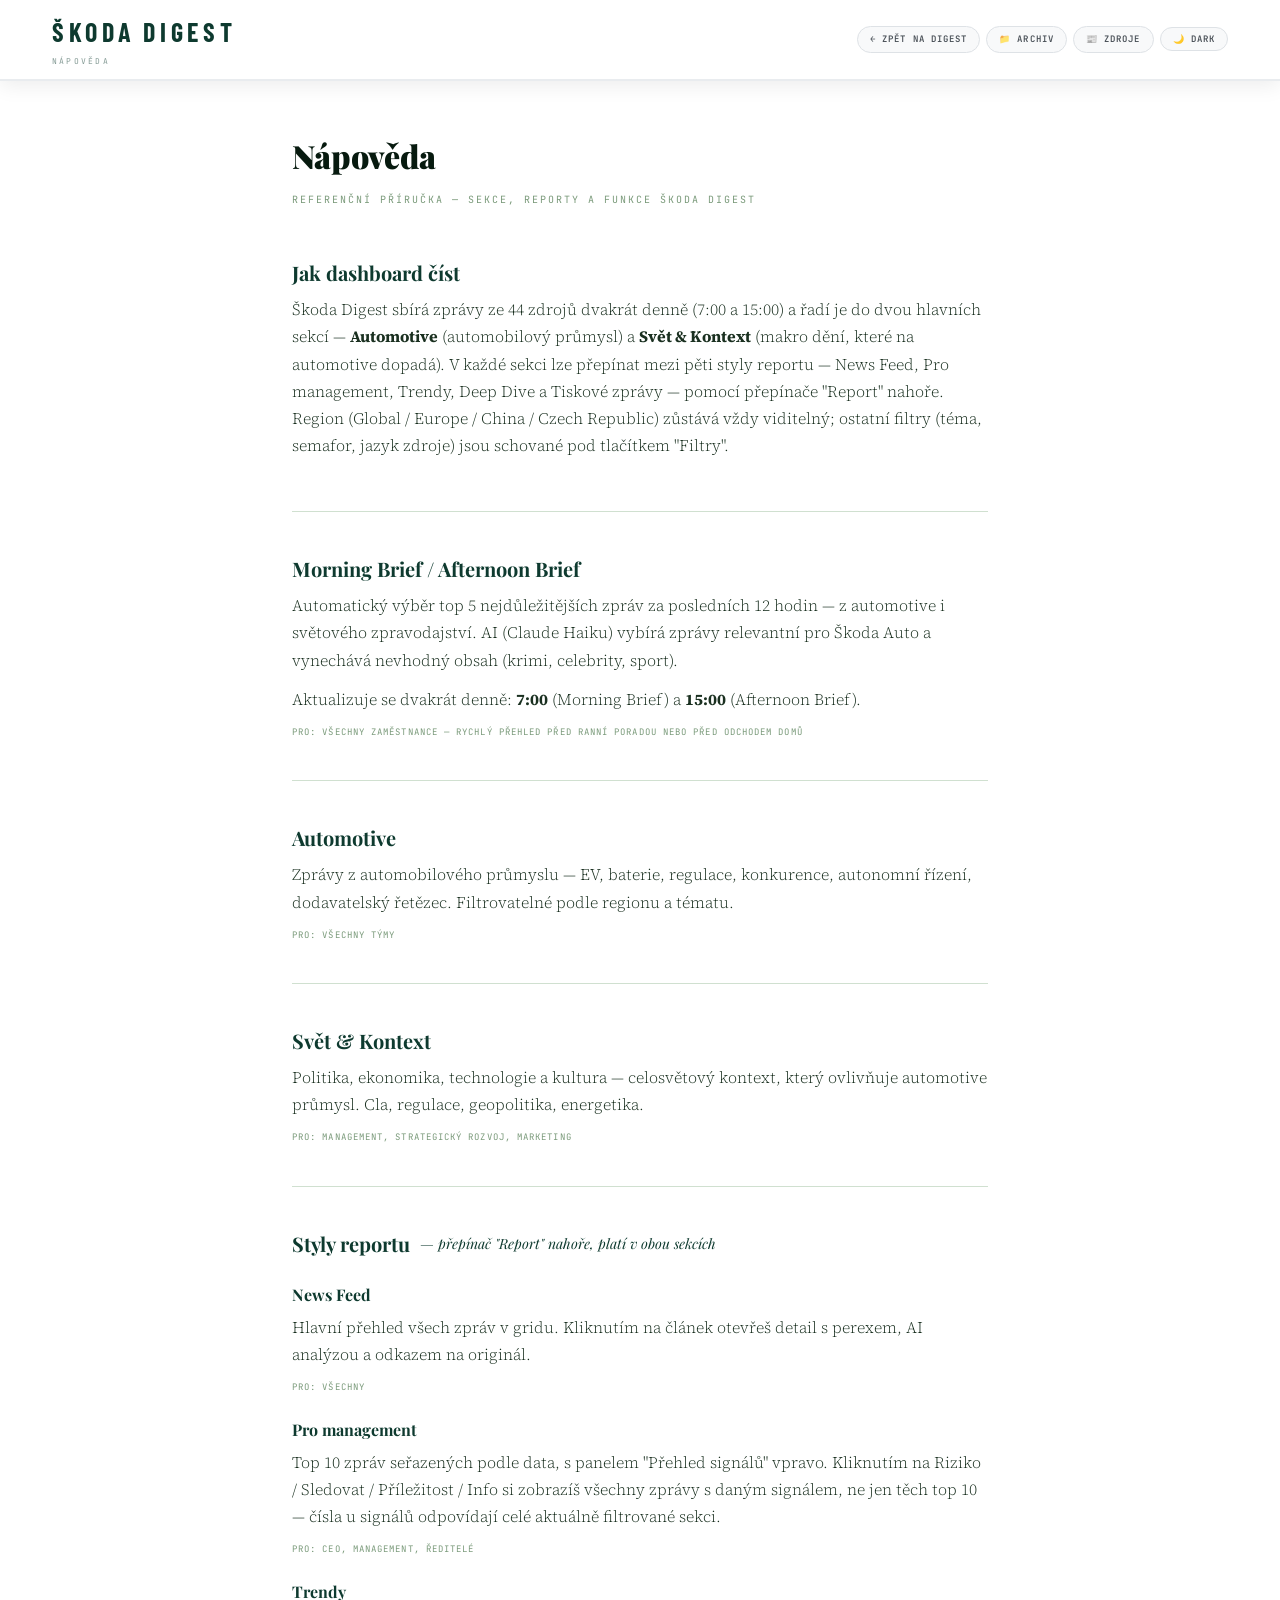
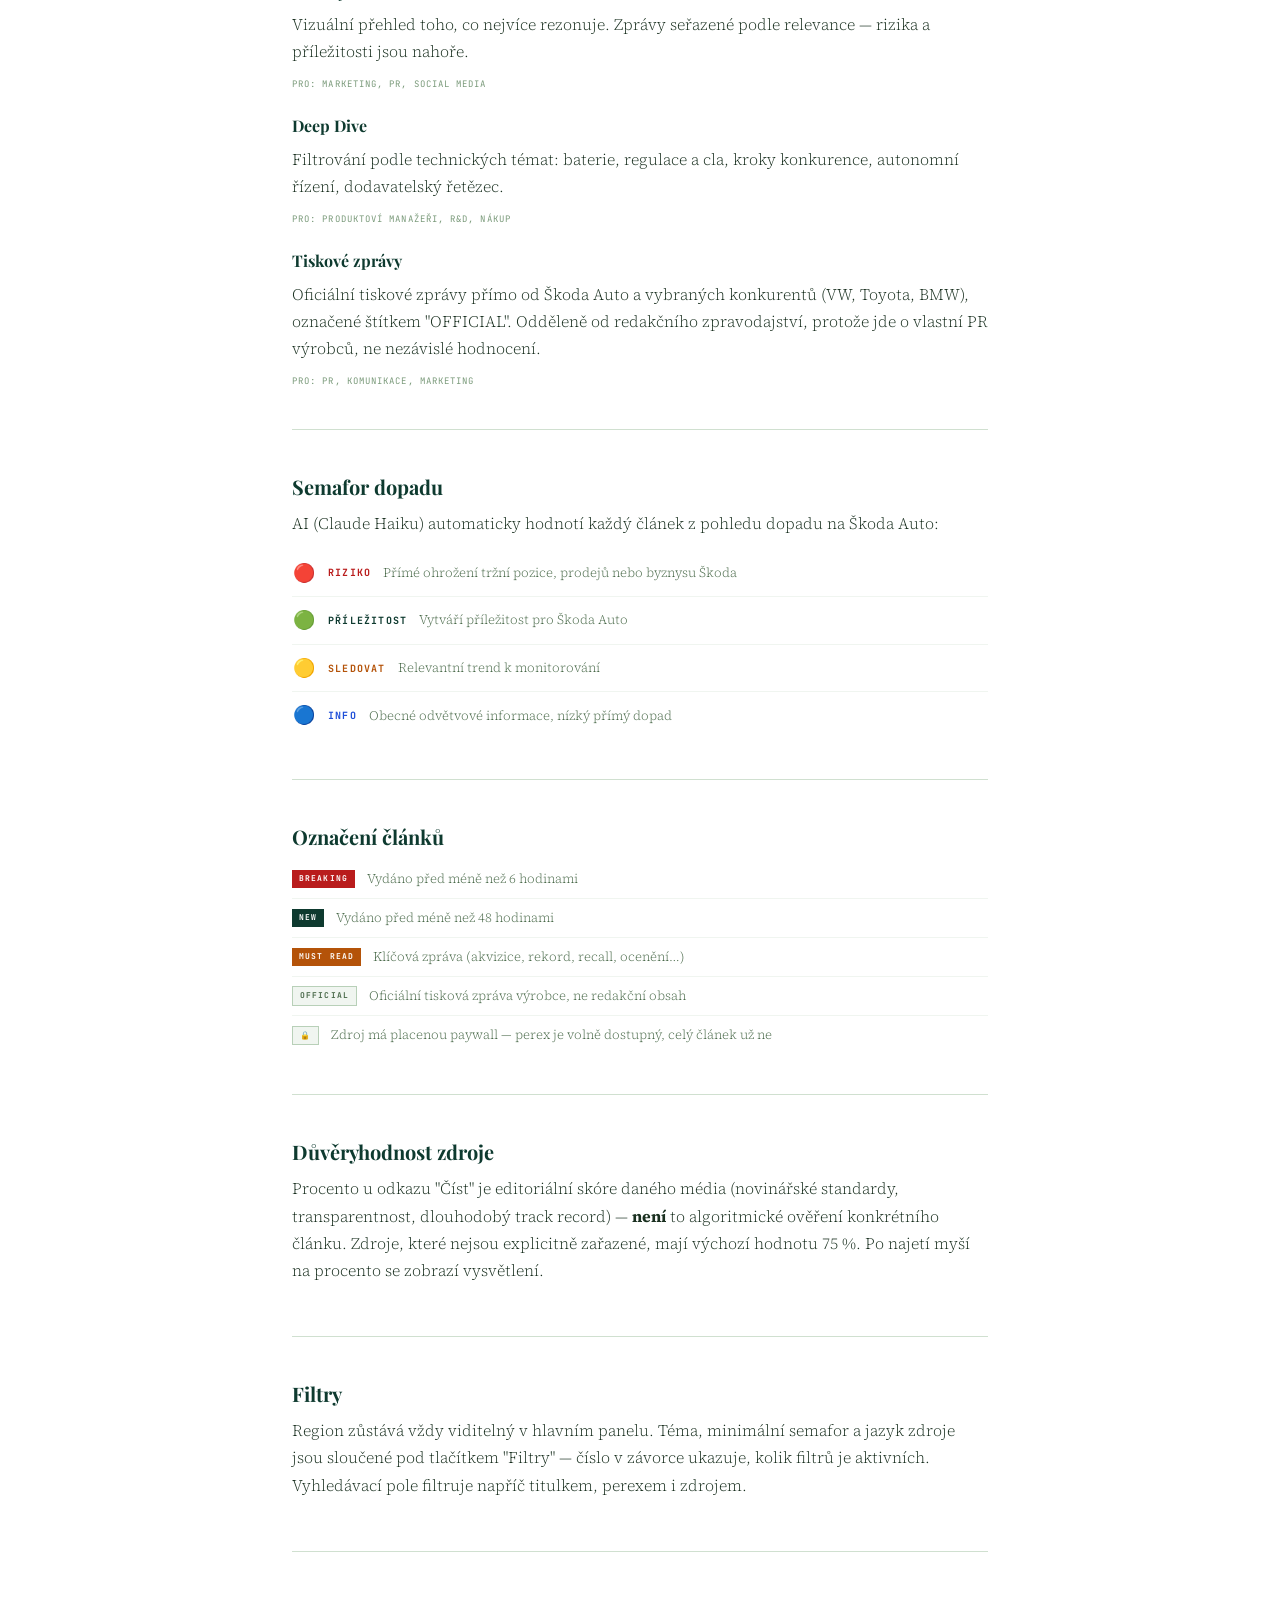
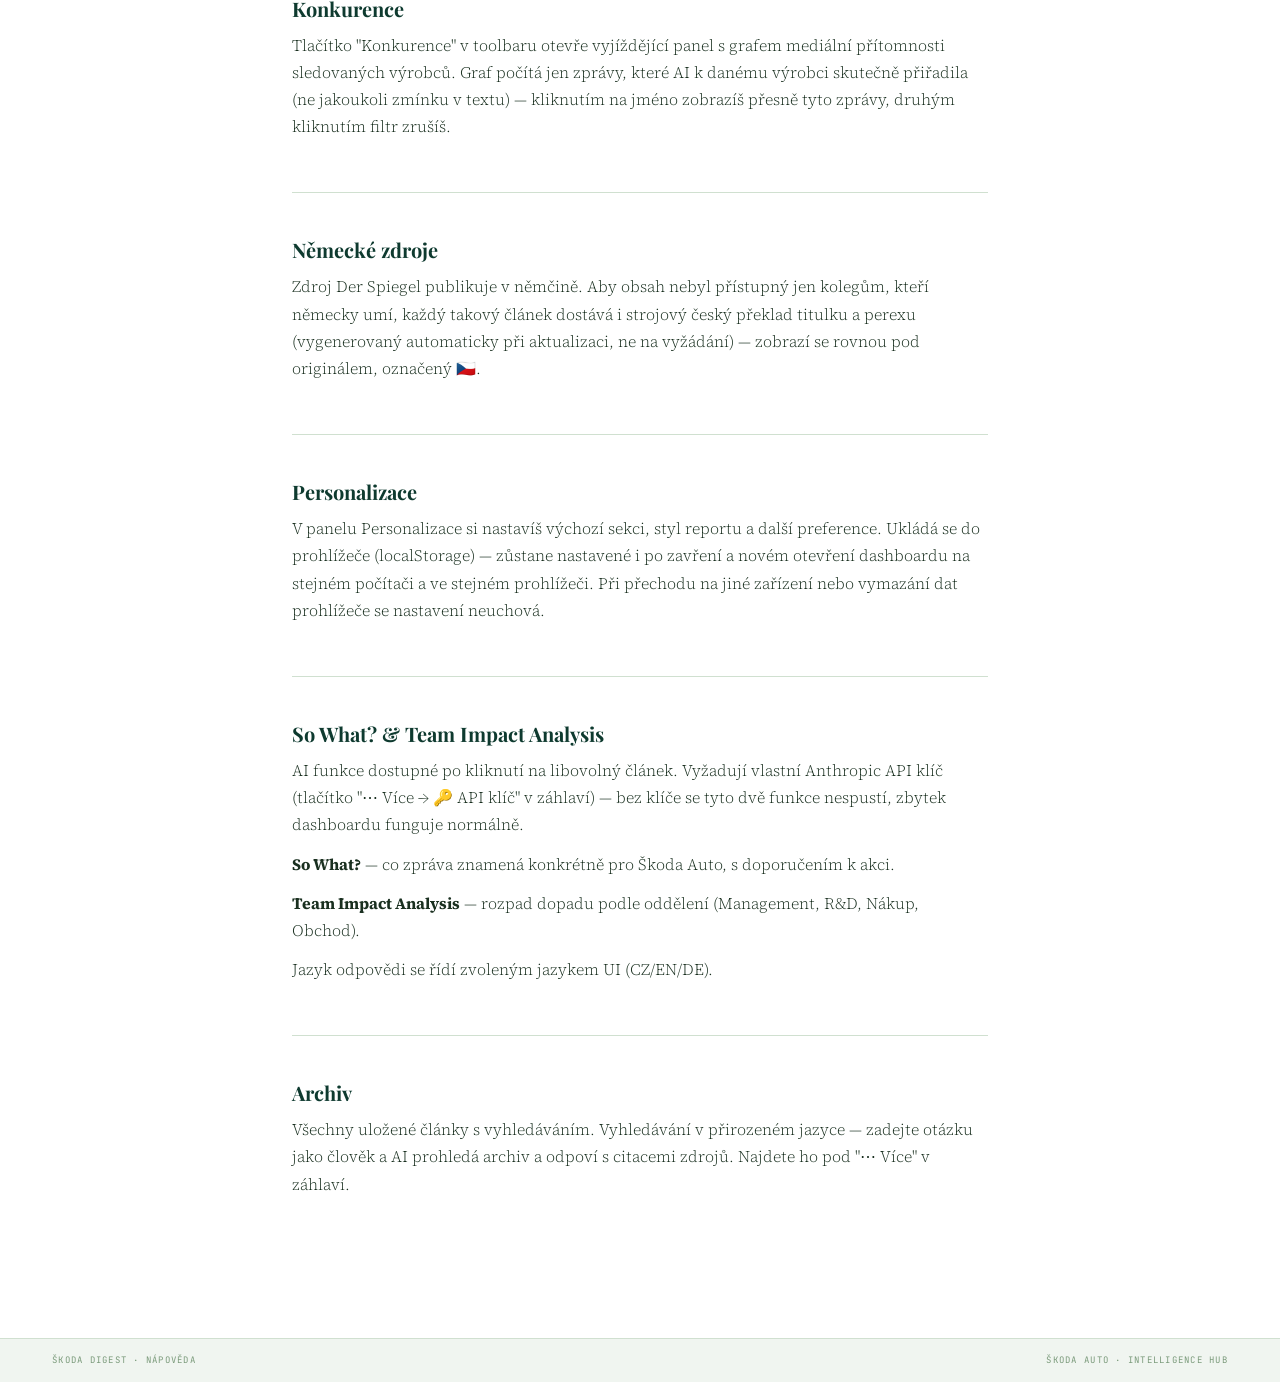
<file: help.html>
<!DOCTYPE html>
<html lang="cs" data-theme="light">
<head>
<meta charset="UTF-8">
<meta name="viewport" content="width=device-width,initial-scale=1.0">
<title>Nápověda — Škoda Digest</title>
<meta name="theme-color" content="#0e3a2f">
<link rel="icon" href="data:image/svg+xml,<svg xmlns='http://www.w3.org/2000/svg' viewBox='0 0 100 100'><rect width='100' height='100' rx='22' fill='%230e3a2f'/><text x='50' y='68' font-size='56' font-family='Arial,Helvetica,sans-serif' font-weight='900' fill='%2378faae' text-anchor='middle'>S</text></svg>">
<link href="https://fonts.googleapis.com/css2?family=Playfair+Display:ital,wght@0,700;0,900;1,400&family=Source+Serif+4:ital,opsz,wght@0,8..60,300;0,8..60,400;0,8..60,600&family=Barlow+Condensed:wght@400;600;700&family=JetBrains+Mono:wght@400;600&display=swap" rel="stylesheet">
<link rel="stylesheet" href="header.css">
<style>
[data-theme="light"]{--pg-bg:#fff;--pg-txt:#1a3020;--pg-panel:#f0f5f0;--pg-bdr:#d0e0d0;--pg-bdr2:#b8d0b8;--pg-mut:#4a6a4a;--pg-dim:#7a9a7a;--pg-h1:#071a0f}
[data-theme="dark"]{--pg-bg:#081510;--pg-txt:#b0cfc0;--pg-panel:#0e2018;--pg-bdr:#1a3028;--pg-bdr2:#224035;--pg-mut:#7ab898;--pg-dim:#6a9880;--pg-h1:#e8f5ee}
*{margin:0;padding:0;box-sizing:border-box}
body{background:var(--pg-bg);color:var(--pg-txt);font-family:'Source Serif 4',serif;line-height:1.7;transition:background .25s,color .25s}
.page{max-width:800px;margin:0 auto;padding:48px 52px}
h1{font-family:'Playfair Display',serif;font-size:32px;font-weight:900;color:var(--pg-h1);margin-bottom:8px}
.subtitle{font-family:'JetBrains Mono',monospace;font-size:10px;letter-spacing:.2em;text-transform:uppercase;color:var(--pg-dim);margin-bottom:48px}
.section{margin-bottom:40px;padding-bottom:40px;border-bottom:1px solid var(--pg-bdr)}
.section:last-child{border-bottom:none}
h2{font-family:'Playfair Display',serif;font-size:20px;font-weight:700;color:var(--acc);margin-bottom:6px;display:flex;align-items:center;gap:10px}
.tag{font-family:'JetBrains Mono',monospace;font-size:8px;font-weight:600;letter-spacing:.14em;text-transform:uppercase;background:var(--pg-panel);border:1px solid var(--pg-bdr2);color:var(--pg-mut);padding:2px 8px}
p{margin-bottom:12px;font-weight:300}
.for-who{font-family:'JetBrains Mono',monospace;font-size:9px;letter-spacing:.12em;text-transform:uppercase;color:var(--pg-dim);margin-top:10px}
.signal-row{display:flex;align-items:center;gap:12px;padding:8px 0;border-bottom:1px solid var(--pg-panel)}
.signal-row:last-child{border-bottom:none}
.sem{font-size:18px;width:24px;text-align:center}
.signal-label{font-family:'JetBrains Mono',monospace;font-size:10px;font-weight:700;letter-spacing:.12em;text-transform:uppercase}
.signal-desc{font-size:13px;color:var(--pg-mut);font-weight:300}
.badge-row{display:flex;align-items:center;gap:12px;padding:8px 0;border-bottom:1px solid var(--pg-panel)}
.badge-row:last-child{border-bottom:none}
.bdg{font-family:'JetBrains Mono',monospace;font-size:8px;font-weight:700;letter-spacing:.14em;text-transform:uppercase;padding:2px 7px}
.bdg-b{background:#b91c1c;color:#fff}
.bdg-n{background:#0e3a2f;color:#fff}
.bdg-m{background:#b45309;color:#fff}
footer{background:var(--pg-panel);border-top:1px solid var(--pg-bdr);padding:14px 52px;font-family:'JetBrains Mono',monospace;font-size:9px;letter-spacing:.14em;text-transform:uppercase;color:var(--pg-dim);display:flex;justify-content:space-between}
</style>
</head>
<body>
<div class="site-header">
  <div class="mast-top">
    <div class="brand-wrap">
      <a href="motor-desk.html">
        <span class="brand">
          <span class="brand-škoda">ŠKODA</span>
          <span class="brand-sep"> </span>
          <span class="brand-digest">DIGEST</span>
        </span>
      </a>
      <span class="brand-hub">Nápověda</span>
    </div>
    <div class="mast-right">
      <a href="motor-desk.html" class="archive-link">← Zpět na Digest</a>
      <a href="archive.html" class="archive-link">📁 Archiv</a>
      <a href="sources.html" class="archive-link">📰 Zdroje</a>
      <button class="tbtn" id="themeBtn" onclick="toggleTheme()">🌙 Dark</button>
    </div>
  </div>
</div>
<div class="page">
  <h1>Nápověda</h1>
  <div class="subtitle">Referenční příručka — sekce, reporty a funkce Škoda Digest</div>

  <div class="section">
    <h2>Jak dashboard číst</h2>
    <p>Škoda Digest sbírá zprávy ze 44 zdrojů dvakrát denně (7:00 a 15:00) a řadí je do dvou hlavních sekcí — <strong>Automotive</strong> (automobilový průmysl) a <strong>Svět &amp; Kontext</strong> (makro dění, které na automotive dopadá). V každé sekci lze přepínat mezi pěti styly reportu — News Feed, Pro management, Trendy, Deep Dive a Tiskové zprávy — pomocí přepínače "Report" nahoře. Region (Global / Europe / China / Czech Republic) zůstává vždy viditelný; ostatní filtry (téma, semafor, jazyk zdroje) jsou schované pod tlačítkem "Filtry".</p>
  </div>

  <div class="section">
    <h2>Morning Brief / Afternoon Brief</h2>
    <p>Automatický výběr top 5 nejdůležitějších zpráv za posledních 12 hodin — z automotive i světového zpravodajství. AI (Claude Haiku) vybírá zprávy relevantní pro Škoda Auto a vynechává nevhodný obsah (krimi, celebrity, sport).</p>
    <p>Aktualizuje se dvakrát denně: <strong>7:00</strong> (Morning Brief) a <strong>15:00</strong> (Afternoon Brief).</p>
    <div class="for-who">Pro: všechny zaměstnance — rychlý přehled před ranní poradou nebo před odchodem domů</div>
  </div>

  <div class="section">
    <h2>Automotive</h2>
    <p>Zprávy z automobilového průmyslu — EV, baterie, regulace, konkurence, autonomní řízení, dodavatelský řetězec. Filtrovatelné podle regionu a tématu.</p>
    <div class="for-who">Pro: všechny týmy</div>
  </div>

  <div class="section">
    <h2>Svět &amp; Kontext</h2>
    <p>Politika, ekonomika, technologie a kultura — celosvětový kontext, který ovlivňuje automotive průmysl. Cla, regulace, geopolitika, energetika.</p>
    <div class="for-who">Pro: management, strategický rozvoj, marketing</div>
  </div>

  <div class="section">
    <h2>Styly reportu <span style="font-size:14px;font-weight:300;font-style:italic">— přepínač "Report" nahoře, platí v obou sekcích</span></h2>

    <h2 style="font-size:16px;margin-top:20px">News Feed</h2>
    <p>Hlavní přehled všech zpráv v gridu. Kliknutím na článek otevřeš detail s perexem, AI analýzou a odkazem na originál.</p>
    <div class="for-who">Pro: všechny</div>

    <h2 style="font-size:16px;margin-top:20px">Pro management</h2>
    <p>Top 10 zpráv seřazených podle data, s panelem "Přehled signálů" vpravo. Kliknutím na Riziko / Sledovat / Příležitost / Info si zobrazíš všechny zprávy s daným signálem, ne jen těch top 10 — čísla u signálů odpovídají celé aktuálně filtrované sekci.</p>
    <div class="for-who">Pro: CEO, management, ředitelé</div>

    <h2 style="font-size:16px;margin-top:20px">Trendy</h2>
    <p>Vizuální přehled toho, co nejvíce rezonuje. Zprávy seřazené podle relevance — rizika a příležitosti jsou nahoře.</p>
    <div class="for-who">Pro: Marketing, PR, Social Media</div>

    <h2 style="font-size:16px;margin-top:20px">Deep Dive</h2>
    <p>Filtrování podle technických témat: baterie, regulace a cla, kroky konkurence, autonomní řízení, dodavatelský řetězec.</p>
    <div class="for-who">Pro: produktoví manažeři, R&amp;D, nákup</div>

    <h2 style="font-size:16px;margin-top:20px">Tiskové zprávy</h2>
    <p>Oficiální tiskové zprávy přímo od Škoda Auto a vybraných konkurentů (VW, Toyota, BMW), označené štítkem "OFFICIAL". Odděleně od redakčního zpravodajství, protože jde o vlastní PR výrobců, ne nezávislé hodnocení.</p>
    <div class="for-who">Pro: PR, komunikace, marketing</div>
  </div>

  <div class="section">
    <h2>Semafor dopadu</h2>
    <p>AI (Claude Haiku) automaticky hodnotí každý článek z pohledu dopadu na Škoda Auto:</p>
    <div class="signal-row"><span class="sem">🔴</span><span class="signal-label" style="color:#b91c1c">Riziko</span><span class="signal-desc">Přímé ohrožení tržní pozice, prodejů nebo byznysu Škoda</span></div>
    <div class="signal-row"><span class="sem">🟢</span><span class="signal-label" style="color:#0e3a2f">Příležitost</span><span class="signal-desc">Vytváří příležitost pro Škoda Auto</span></div>
    <div class="signal-row"><span class="sem">🟡</span><span class="signal-label" style="color:#b45309">Sledovat</span><span class="signal-desc">Relevantní trend k monitorování</span></div>
    <div class="signal-row"><span class="sem">🔵</span><span class="signal-label" style="color:#1d4ed8">Info</span><span class="signal-desc">Obecné odvětvové informace, nízký přímý dopad</span></div>
  </div>

  <div class="section">
    <h2>Označení článků</h2>
    <div class="badge-row"><span class="bdg bdg-b">BREAKING</span><span class="signal-desc">Vydáno před méně než 6 hodinami</span></div>
    <div class="badge-row"><span class="bdg bdg-n">NEW</span><span class="signal-desc">Vydáno před méně než 48 hodinami</span></div>
    <div class="badge-row"><span class="bdg bdg-m">MUST READ</span><span class="signal-desc">Klíčová zpráva (akvizice, rekord, recall, ocenění…)</span></div>
    <div class="badge-row"><span class="bdg" style="background:var(--pg-panel);color:var(--pg-mut);border:1px solid var(--pg-bdr2)">OFFICIAL</span><span class="signal-desc">Oficiální tisková zpráva výrobce, ne redakční obsah</span></div>
    <div class="badge-row"><span class="bdg" style="background:var(--pg-panel);color:var(--pg-mut);border:1px solid var(--pg-bdr2)">🔒</span><span class="signal-desc">Zdroj má placenou paywall — perex je volně dostupný, celý článek už ne</span></div>
  </div>

  <div class="section">
    <h2>Důvěryhodnost zdroje</h2>
    <p>Procento u odkazu "Číst" je editoriální skóre daného média (novinářské standardy, transparentnost, dlouhodobý track record) — <strong>není</strong> to algoritmické ověření konkrétního článku. Zdroje, které nejsou explicitně zařazené, mají výchozí hodnotu 75 %. Po najetí myší na procento se zobrazí vysvětlení.</p>
  </div>

  <div class="section">
    <h2>Filtry</h2>
    <p>Region zůstává vždy viditelný v hlavním panelu. Téma, minimální semafor a jazyk zdroje jsou sloučené pod tlačítkem "Filtry" — číslo v závorce ukazuje, kolik filtrů je aktivních. Vyhledávací pole filtruje napříč titulkem, perexem i zdrojem.</p>
  </div>

  <div class="section">
    <h2>Konkurence</h2>
    <p>Tlačítko "Konkurence" v toolbaru otevře vyjíždějící panel s grafem mediální přítomnosti sledovaných výrobců. Graf počítá jen zprávy, které AI k danému výrobci skutečně přiřadila (ne jakoukoli zmínku v textu) — kliknutím na jméno zobrazíš přesně tyto zprávy, druhým kliknutím filtr zrušíš.</p>
  </div>

  <div class="section">
    <h2>Německé zdroje</h2>
    <p>Zdroj Der Spiegel publikuje v němčině. Aby obsah nebyl přístupný jen kolegům, kteří německy umí, každý takový článek dostává i strojový český překlad titulku a perexu (vygenerovaný automaticky při aktualizaci, ne na vyžádání) — zobrazí se rovnou pod originálem, označený 🇨🇿.</p>
  </div>

  <div class="section">
    <h2>Personalizace</h2>
    <p>V panelu Personalizace si nastavíš výchozí sekci, styl reportu a další preference. Ukládá se do prohlížeče (localStorage) — zůstane nastavené i po zavření a novém otevření dashboardu na stejném počítači a ve stejném prohlížeči. Při přechodu na jiné zařízení nebo vymazání dat prohlížeče se nastavení neuchová.</p>
  </div>

  <div class="section">
    <h2>So What? &amp; Team Impact Analysis</h2>
    <p>AI funkce dostupné po kliknutí na libovolný článek. Vyžadují vlastní Anthropic API klíč (tlačítko "⋯ Více → 🔑 API klíč" v záhlaví) — bez klíče se tyto dvě funkce nespustí, zbytek dashboardu funguje normálně.</p>
    <p><strong>So What?</strong> — co zpráva znamená konkrétně pro Škoda Auto, s doporučením k akci.</p>
    <p><strong>Team Impact Analysis</strong> — rozpad dopadu podle oddělení (Management, R&amp;D, Nákup, Obchod).</p>
    <p>Jazyk odpovědi se řídí zvoleným jazykem UI (CZ/EN/DE).</p>
  </div>

  <div class="section">
    <h2>Archiv</h2>
    <p>Všechny uložené články s vyhledáváním. Vyhledávání v přirozeném jazyce — zadejte otázku jako člověk a AI prohledá archiv a odpoví s citacemi zdrojů. Najdete ho pod "⋯ Více" v záhlaví.</p>
  </div>
</div>
<footer>
  <span>Škoda Digest · Nápověda</span>
  <span>Škoda Auto · Intelligence Hub</span>
</footer>
<script>
(function(){
  var t = localStorage.getItem("md-theme") || "light";
  document.documentElement.setAttribute("data-theme", t);
  updateThemeBtn(t);
})();
function updateThemeBtn(t){
  var b = document.getElementById("themeBtn");
  if(!b) return;
  b.textContent = t === "light" ? "🌙 Dark" : "☀️ Light";
  t === "light" ? b.classList.remove("on") : b.classList.add("on");
}
function toggleTheme(){
  var cur = document.documentElement.getAttribute("data-theme");
  var next = cur === "light" ? "dark" : "light";
  document.documentElement.setAttribute("data-theme", next);
  localStorage.setItem("md-theme", next);
  updateThemeBtn(next);
}
</script>
</body>
</html>
</file>
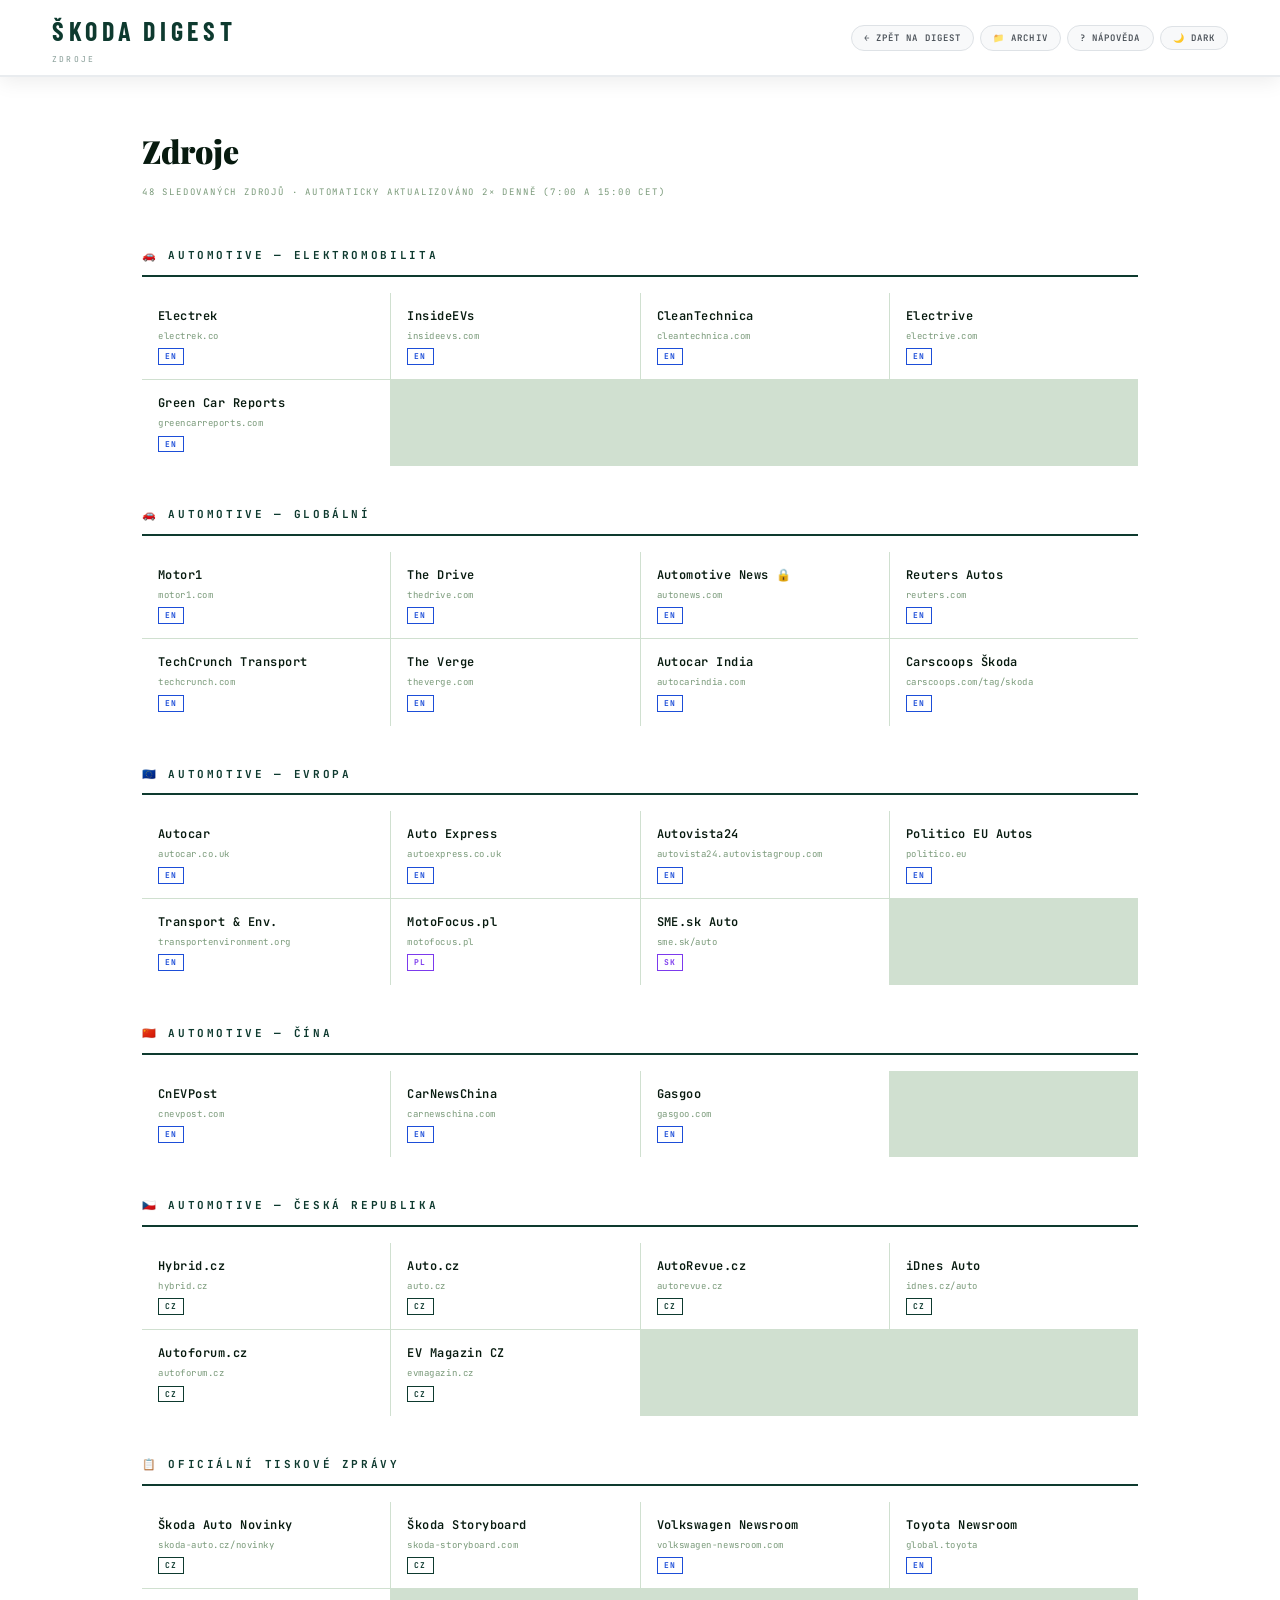
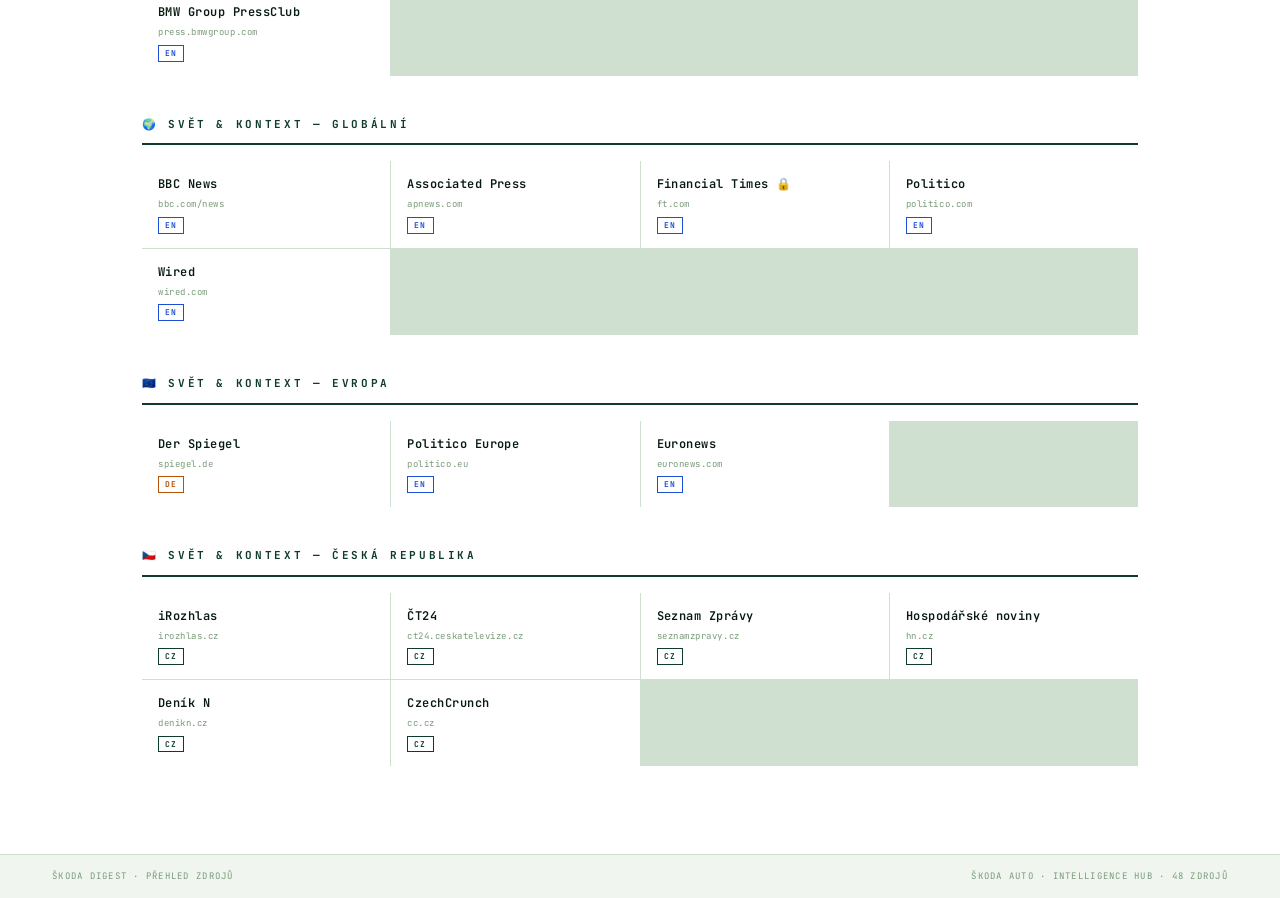
<file: sources.html>
<!DOCTYPE html>
<html lang="cs" data-theme="light">
<head>
<meta charset="UTF-8">
<meta name="viewport" content="width=device-width,initial-scale=1.0">
<title>Zdroje — Škoda Digest</title>
<meta name="theme-color" content="#0e3a2f">
<link rel="icon" href="data:image/svg+xml,<svg xmlns='http://www.w3.org/2000/svg' viewBox='0 0 100 100'><rect width='100' height='100' rx='22' fill='%230e3a2f'/><text x='50' y='68' font-size='56' font-family='Arial,Helvetica,sans-serif' font-weight='900' fill='%2378faae' text-anchor='middle'>S</text></svg>">
<link href="https://fonts.googleapis.com/css2?family=Playfair+Display:ital,wght@0,700;0,900;1,400&family=Source+Serif+4:ital,opsz,wght@0,8..60,300;0,8..60,400;0,8..60,600&family=Barlow+Condensed:wght@400;600;700&family=JetBrains+Mono:wght@400;600&display=swap" rel="stylesheet">
<link rel="stylesheet" href="header.css">
<style>
[data-theme="light"]{--pg-bg:#fff;--pg-txt:#1a3020;--pg-panel:#f0f5f0;--pg-bdr:#d0e0d0;--pg-bdr2:#b8d0b8;--pg-mut:#4a6a4a;--pg-dim:#7a9a7a;--pg-h1:#071a0f;--pg-card:#fff}
[data-theme="dark"]{--pg-bg:#081510;--pg-txt:#b0cfc0;--pg-panel:#0e2018;--pg-bdr:#1a3028;--pg-bdr2:#224035;--pg-mut:#7ab898;--pg-dim:#6a9880;--pg-h1:#e8f5ee;--pg-card:#0e2018}
*{margin:0;padding:0;box-sizing:border-box}
body{background:var(--pg-bg);color:var(--pg-txt);font-family:'JetBrains Mono',monospace;line-height:1.6;transition:background .25s,color .25s}
.page{max-width:1100px;margin:0 auto;padding:48px 52px}
h1{font-family:'Playfair Display',serif;font-size:32px;font-weight:900;color:var(--pg-h1);margin-bottom:8px}
.subtitle{font-size:9px;letter-spacing:.2em;text-transform:uppercase;color:var(--pg-dim);margin-bottom:48px}
.group{margin-bottom:40px}
.group-title{font-size:11px;font-weight:700;letter-spacing:.24em;text-transform:uppercase;color:var(--acc);padding-bottom:10px;border-bottom:2px solid var(--acc);margin-bottom:16px;display:flex;align-items:center;gap:8px}
.sources-grid{display:grid;grid-template-columns:repeat(auto-fill,minmax(240px,1fr));gap:1px;background:var(--pg-bdr)}
.source-item{background:var(--pg-card);padding:14px 16px;display:flex;flex-direction:column;gap:3px}
.source-name{font-size:12px;font-weight:600;color:var(--pg-h1);letter-spacing:.04em}
.source-url{font-size:9px;color:var(--pg-dim);letter-spacing:.06em}
.source-lang{font-size:8px;font-weight:700;letter-spacing:.14em;text-transform:uppercase;padding:1px 6px;border:1px solid;display:inline-block;margin-top:2px;width:fit-content}
.lang-en{color:#1d4ed8;border-color:#1d4ed8}
.lang-cs{color:var(--acc);border-color:var(--acc)}
.lang-de{color:#b45309;border-color:#b45309}
.lang-other{color:#7c3aed;border-color:#7c3aed}
.total{font-size:9px;letter-spacing:.14em;text-transform:uppercase;color:var(--pg-dim);margin-top:4px}
footer{background:var(--pg-panel);border-top:1px solid var(--pg-bdr);padding:14px 52px;font-size:9px;letter-spacing:.14em;text-transform:uppercase;color:var(--pg-dim);display:flex;justify-content:space-between}
</style>
</head>
<body>
<div class="site-header">
  <div class="mast-top">
    <div class="brand-wrap">
      <a href="motor-desk.html">
        <span class="brand">
          <span class="brand-škoda">ŠKODA</span>
          <span class="brand-sep"> </span>
          <span class="brand-digest">DIGEST</span>
        </span>
      </a>
      <span class="brand-hub">Zdroje</span>
    </div>
    <div class="mast-right">
      <a href="motor-desk.html" class="archive-link">← Zpět na Digest</a>
      <a href="archive.html" class="archive-link">📁 Archiv</a>
      <a href="help.html" class="archive-link">? Nápověda</a>
      <button class="tbtn" id="themeBtn" onclick="toggleTheme()">🌙 Dark</button>
    </div>
  </div>
</div>
<div class="page">
  <h1>Zdroje</h1>
  <div class="subtitle">48 sledovaných zdrojů · automaticky aktualizováno 2× denně (7:00 a 15:00 CET)</div>

  <div class="group">
    <div class="group-title">🚗 Automotive — Elektromobilita</div>
    <div class="sources-grid">
      <div class="source-item"><span class="source-name">Electrek</span><span class="source-url">electrek.co</span><span class="source-lang lang-en">EN</span></div>
      <div class="source-item"><span class="source-name">InsideEVs</span><span class="source-url">insideevs.com</span><span class="source-lang lang-en">EN</span></div>
      <div class="source-item"><span class="source-name">CleanTechnica</span><span class="source-url">cleantechnica.com</span><span class="source-lang lang-en">EN</span></div>
      <div class="source-item"><span class="source-name">Electrive</span><span class="source-url">electrive.com</span><span class="source-lang lang-en">EN</span></div>
      <div class="source-item"><span class="source-name">Green Car Reports</span><span class="source-url">greencarreports.com</span><span class="source-lang lang-en">EN</span></div>
    </div>
  </div>

  <div class="group">
    <div class="group-title">🚗 Automotive — Globální</div>
    <div class="sources-grid">
      <div class="source-item"><span class="source-name">Motor1</span><span class="source-url">motor1.com</span><span class="source-lang lang-en">EN</span></div>
      <div class="source-item"><span class="source-name">The Drive</span><span class="source-url">thedrive.com</span><span class="source-lang lang-en">EN</span></div>
      <div class="source-item"><span class="source-name">Automotive News 🔒</span><span class="source-url">autonews.com</span><span class="source-lang lang-en">EN</span></div>
      <div class="source-item"><span class="source-name">Reuters Autos</span><span class="source-url">reuters.com</span><span class="source-lang lang-en">EN</span></div>
      <div class="source-item"><span class="source-name">TechCrunch Transport</span><span class="source-url">techcrunch.com</span><span class="source-lang lang-en">EN</span></div>
      <div class="source-item"><span class="source-name">The Verge</span><span class="source-url">theverge.com</span><span class="source-lang lang-en">EN</span></div>
      <div class="source-item"><span class="source-name">Autocar India</span><span class="source-url">autocarindia.com</span><span class="source-lang lang-en">EN</span></div>
      <div class="source-item"><span class="source-name">Carscoops Škoda</span><span class="source-url">carscoops.com/tag/skoda</span><span class="source-lang lang-en">EN</span></div>
    </div>
  </div>

  <div class="group">
    <div class="group-title">🇪🇺 Automotive — Evropa</div>
    <div class="sources-grid">
      <div class="source-item"><span class="source-name">Autocar</span><span class="source-url">autocar.co.uk</span><span class="source-lang lang-en">EN</span></div>
      <div class="source-item"><span class="source-name">Auto Express</span><span class="source-url">autoexpress.co.uk</span><span class="source-lang lang-en">EN</span></div>
      <div class="source-item"><span class="source-name">Autovista24</span><span class="source-url">autovista24.autovistagroup.com</span><span class="source-lang lang-en">EN</span></div>
      <div class="source-item"><span class="source-name">Politico EU Autos</span><span class="source-url">politico.eu</span><span class="source-lang lang-en">EN</span></div>
      <div class="source-item"><span class="source-name">Transport &amp; Env.</span><span class="source-url">transportenvironment.org</span><span class="source-lang lang-en">EN</span></div>
      <div class="source-item"><span class="source-name">MotoFocus.pl</span><span class="source-url">motofocus.pl</span><span class="source-lang lang-other">PL</span></div>
      <div class="source-item"><span class="source-name">SME.sk Auto</span><span class="source-url">sme.sk/auto</span><span class="source-lang lang-other">SK</span></div>
    </div>
  </div>

  <div class="group">
    <div class="group-title">🇨🇳 Automotive — Čína</div>
    <div class="sources-grid">
      <div class="source-item"><span class="source-name">CnEVPost</span><span class="source-url">cnevpost.com</span><span class="source-lang lang-en">EN</span></div>
      <div class="source-item"><span class="source-name">CarNewsChina</span><span class="source-url">carnewschina.com</span><span class="source-lang lang-en">EN</span></div>
      <div class="source-item"><span class="source-name">Gasgoo</span><span class="source-url">gasgoo.com</span><span class="source-lang lang-en">EN</span></div>
    </div>
  </div>

  <div class="group">
    <div class="group-title">🇨🇿 Automotive — Česká republika</div>
    <div class="sources-grid">
      <div class="source-item"><span class="source-name">Hybrid.cz</span><span class="source-url">hybrid.cz</span><span class="source-lang lang-cs">CZ</span></div>
      <div class="source-item"><span class="source-name">Auto.cz</span><span class="source-url">auto.cz</span><span class="source-lang lang-cs">CZ</span></div>
      <div class="source-item"><span class="source-name">AutoRevue.cz</span><span class="source-url">autorevue.cz</span><span class="source-lang lang-cs">CZ</span></div>
      <div class="source-item"><span class="source-name">iDnes Auto</span><span class="source-url">idnes.cz/auto</span><span class="source-lang lang-cs">CZ</span></div>
      <div class="source-item"><span class="source-name">Autoforum.cz</span><span class="source-url">autoforum.cz</span><span class="source-lang lang-cs">CZ</span></div>
      <div class="source-item"><span class="source-name">EV Magazin CZ</span><span class="source-url">evmagazin.cz</span><span class="source-lang lang-cs">CZ</span></div>
    </div>
  </div>

  <div class="group">
    <div class="group-title">📋 Oficiální tiskové zprávy</div>
    <div class="sources-grid">
      <div class="source-item"><span class="source-name">Škoda Auto Novinky</span><span class="source-url">skoda-auto.cz/novinky</span><span class="source-lang lang-cs">CZ</span></div>
      <div class="source-item"><span class="source-name">Škoda Storyboard</span><span class="source-url">skoda-storyboard.com</span><span class="source-lang lang-cs">CZ</span></div>
      <div class="source-item"><span class="source-name">Volkswagen Newsroom</span><span class="source-url">volkswagen-newsroom.com</span><span class="source-lang lang-en">EN</span></div>
      <div class="source-item"><span class="source-name">Toyota Newsroom</span><span class="source-url">global.toyota</span><span class="source-lang lang-en">EN</span></div>
      <div class="source-item"><span class="source-name">BMW Group PressClub</span><span class="source-url">press.bmwgroup.com</span><span class="source-lang lang-en">EN</span></div>
    </div>
  </div>

  <div class="group">
    <div class="group-title">🌍 Svět & Kontext — Globální</div>
    <div class="sources-grid">
      <div class="source-item"><span class="source-name">BBC News</span><span class="source-url">bbc.com/news</span><span class="source-lang lang-en">EN</span></div>
      <div class="source-item"><span class="source-name">Associated Press</span><span class="source-url">apnews.com</span><span class="source-lang lang-en">EN</span></div>
      <div class="source-item"><span class="source-name">Financial Times 🔒</span><span class="source-url">ft.com</span><span class="source-lang lang-en">EN</span></div>
      <div class="source-item"><span class="source-name">Politico</span><span class="source-url">politico.com</span><span class="source-lang lang-en">EN</span></div>
      <div class="source-item"><span class="source-name">Wired</span><span class="source-url">wired.com</span><span class="source-lang lang-en">EN</span></div>
    </div>
  </div>

  <div class="group">
    <div class="group-title">🇪🇺 Svět & Kontext — Evropa</div>
    <div class="sources-grid">
      <div class="source-item"><span class="source-name">Der Spiegel</span><span class="source-url">spiegel.de</span><span class="source-lang lang-de">DE</span></div>
      <div class="source-item"><span class="source-name">Politico Europe</span><span class="source-url">politico.eu</span><span class="source-lang lang-en">EN</span></div>
      <div class="source-item"><span class="source-name">Euronews</span><span class="source-url">euronews.com</span><span class="source-lang lang-en">EN</span></div>
    </div>
  </div>

  <div class="group">
    <div class="group-title">🇨🇿 Svět & Kontext — Česká republika</div>
    <div class="sources-grid">
      <div class="source-item"><span class="source-name">iRozhlas</span><span class="source-url">irozhlas.cz</span><span class="source-lang lang-cs">CZ</span></div>
      <div class="source-item"><span class="source-name">ČT24</span><span class="source-url">ct24.ceskatelevize.cz</span><span class="source-lang lang-cs">CZ</span></div>
      <div class="source-item"><span class="source-name">Seznam Zprávy</span><span class="source-url">seznamzpravy.cz</span><span class="source-lang lang-cs">CZ</span></div>
      <div class="source-item"><span class="source-name">Hospodářské noviny</span><span class="source-url">hn.cz</span><span class="source-lang lang-cs">CZ</span></div>
      <div class="source-item"><span class="source-name">Deník N</span><span class="source-url">denikn.cz</span><span class="source-lang lang-cs">CZ</span></div>
      <div class="source-item"><span class="source-name">CzechCrunch</span><span class="source-url">cc.cz</span><span class="source-lang lang-cs">CZ</span></div>
    </div>
  </div>

</div>
<footer>
  <span>Škoda Digest · Přehled zdrojů</span>
  <span>Škoda Auto · Intelligence Hub · 48 zdrojů</span>
</footer>
<script>
(function(){
  var t = localStorage.getItem("md-theme") || "light";
  document.documentElement.setAttribute("data-theme", t);
  updateThemeBtn(t);
})();
function updateThemeBtn(t){
  var b = document.getElementById("themeBtn");
  if(!b) return;
  b.textContent = t === "light" ? "🌙 Dark" : "☀️ Light";
  t === "light" ? b.classList.remove("on") : b.classList.add("on");
}
function toggleTheme(){
  var cur = document.documentElement.getAttribute("data-theme");
  var next = cur === "light" ? "dark" : "light";
  document.documentElement.setAttribute("data-theme", next);
  localStorage.setItem("md-theme", next);
  updateThemeBtn(next);
}
</script>
</body>
</html>
</file>
<file: header.css>
/* ── SHARED HEADER — used by motor-desk.html, archive.html, help.html, sources.html ──
   Single source of truth for the top identity bar so all pages share the same
   font, brand mark, and layout. Loaded via <link rel="stylesheet" href="header.css">
   before each page's own <style> block, so page-specific rules can still override. */

[data-theme="light"]{
  --bg:#ffffff;--bg2:#f8f9fa;--bg3:#f1f3f5;
  --bdr:#e9ecef;--bdr2:#dee2e6;
  --acc:#0e3a2f;--acc2:#0a2d24;--grn:#78faae;
  --mut:#495057;--dim:#6c7580;
  --wh:#212529;--txt:#343a40;--head:#ffffff;
}
[data-theme="dark"]{
  --bg:#081510;--bg2:#0e2018;--bg3:#122a20;--bdr:#1a3028;--bdr2:#224035;
  --acc:#78faae;--acc2:#5ef59a;--grn:#78faae;
  --mut:#7ab898;--dim:#6a9880;
  --wh:#e8f5ee;--txt:#b0cfc0;--head:#050f0a;
}

.site-header{position:sticky;top:0;z-index:100;background:var(--head);transition:background .3s;box-shadow:0 4px 20px rgba(0,0,0,.08);border-bottom:1px solid var(--bdr)}
.mast-top{display:flex;align-items:center;justify-content:space-between;padding:10px 52px;border-bottom:1px solid var(--bdr);gap:12px;flex-wrap:wrap;background:var(--head)}
.brand-wrap{display:flex;flex-direction:column;gap:1px}
.brand-wrap a{text-decoration:none}
.brand{font-family:'Barlow Condensed',sans-serif;font-size:26px;font-weight:700;letter-spacing:.18em;text-transform:uppercase;color:var(--acc);display:flex;align-items:baseline;gap:0}
.brand-škoda{color:var(--acc)}
.brand-sep{color:var(--acc);font-weight:300;padding:0 4px;opacity:.4}
.brand-digest{color:var(--acc)}
.brand-hub{font-family:'JetBrains Mono',monospace;font-size:8px;letter-spacing:.28em;text-transform:uppercase;color:var(--acc);opacity:.5}
.mast-right{display:flex;align-items:center;gap:6px;flex-shrink:0;flex-wrap:wrap}
.tbtn{display:flex;align-items:center;gap:4px;padding:5px 12px;background:var(--bg2);border:1px solid var(--bdr2);border-radius:20px;cursor:pointer;font-family:'JetBrains Mono',monospace;font-size:9px;font-weight:600;letter-spacing:.12em;text-transform:uppercase;color:var(--mut);transition:all .15s;white-space:nowrap;user-select:none}
.tbtn:hover{border-color:var(--acc);color:var(--acc);box-shadow:0 2px 8px rgba(14,58,47,.1)}
.tbtn.on{border-color:var(--acc);color:var(--bg);background:var(--acc)}
.archive-link{font-family:'JetBrains Mono',monospace;font-size:9px;font-weight:600;letter-spacing:.12em;text-transform:uppercase;color:var(--mut);text-decoration:none;border:1px solid var(--bdr2);border-radius:20px;padding:5px 12px;background:var(--bg2);transition:all .15s}
.archive-link:hover{border-color:var(--acc);color:var(--acc)}
</file>
